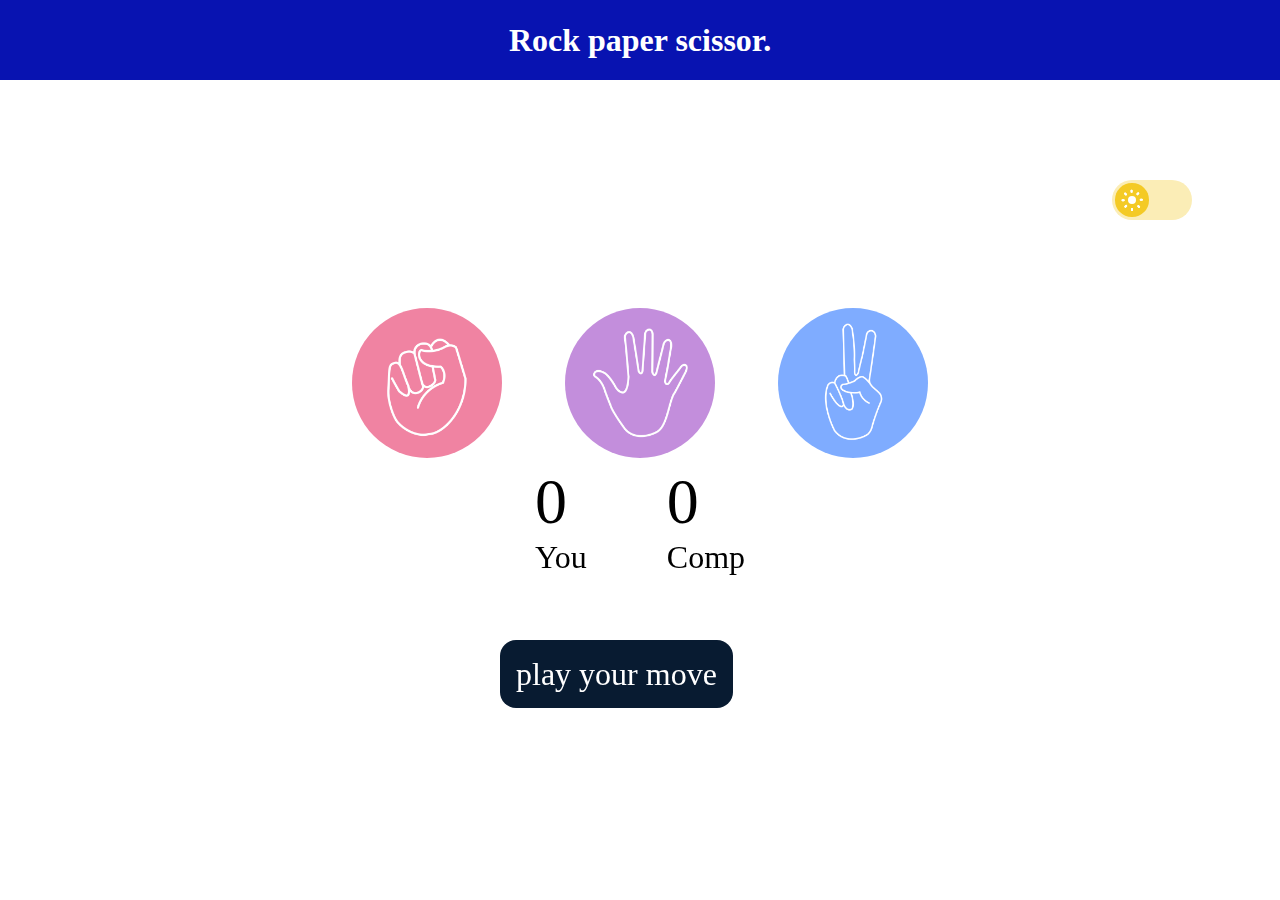
<file: index.html>
<!DOCTYPE html>
<html lang="en">
<head>
    <meta charset="UTF-8">
    <meta name="viewport" content="width=device-width, initial-scale=1.0">
    <title>Rock paper scissors</title>
    <link rel="stylesheet" href="rockpaper.css">

</head>
<body>
    <h1>Rock paper scissor.</h1>
    <div class="Dark-Mode">
        <label for="theme" class="theme">
            <span class="theme__toggle-wrap">
                <input id="theme" class="theme__toggle" type="checkbox" role="switch" name="theme" value="dark">
                <span class="theme__fill"></span>
                <span class="theme__icon">
                    <span class="theme__icon-part"></span>
                    <span class="theme__icon-part"></span>
                    <span class="theme__icon-part"></span>
                    <span class="theme__icon-part"></span>
                    <span class="theme__icon-part"></span>
                    <span class="theme__icon-part"></span>
                    <span class="theme__icon-part"></span>
                    <span class="theme__icon-part"></span>
                    <span class="theme__icon-part"></span>
                </span>
            </span>
        </label>
    </div>
    <div class="choices">
        <div id="rock" class="choice">
            <img src="rock.png" alt="image1">
        </div>
        <div id="paper" class="choice">
            <img src="paper.png" alt="image2">
        </div>
        <div id="scissors" class="choice">
            <img src="scissors.png" alt="image3">
        </div>
    </div>
    <div class="score-board">
        <div class="score">
            <p id="user-score">0</p>
            <p>You</p>
        </div>
        <div class="score">
            <p id="comp-score">0</p>
            <p>Comp</p>
        </div>
    </div>
    <div class="msg-conatainer">
        <p class="msg">play your move</p>
    </div>    <script src="rockpaper.js"></script>
</body>
</html>
</file>
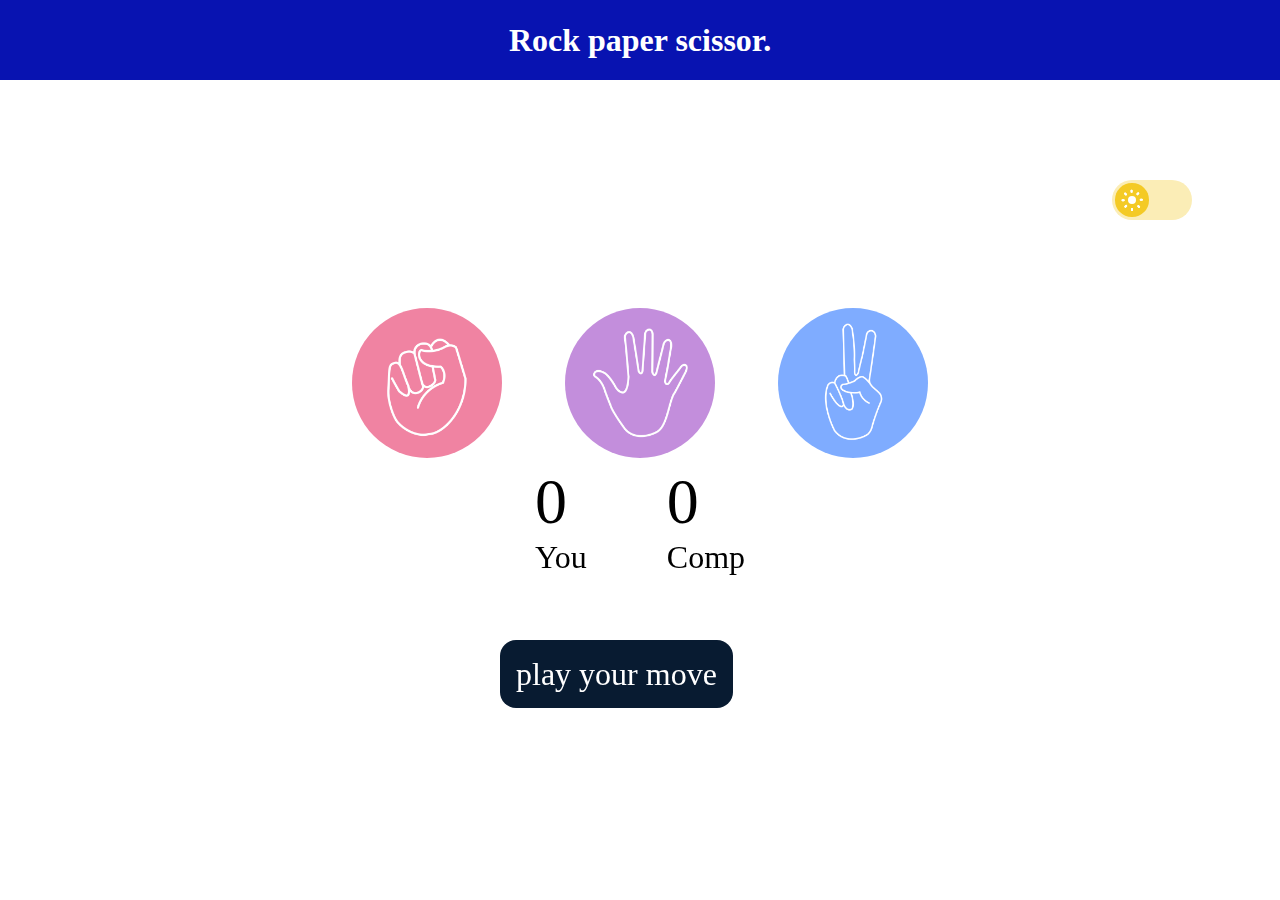
<file: rockpaper.html>
<!DOCTYPE html>
<html lang="en">
<head>
    <meta charset="UTF-8">
    <meta name="viewport" content="width=device-width, initial-scale=1.0">
    <title>Rock paper scissors</title>
    <link rel="stylesheet" href="rockpaper.css">

</head>
<body>
    <h1>Rock paper scissor.</h1>
    <div class="Dark-Mode">
        <label for="theme" class="theme">
            <span class="theme__toggle-wrap">
                <input id="theme" class="theme__toggle" type="checkbox" role="switch" name="theme" value="dark">
                <span class="theme__fill"></span>
                <span class="theme__icon">
                    <span class="theme__icon-part"></span>
                    <span class="theme__icon-part"></span>
                    <span class="theme__icon-part"></span>
                    <span class="theme__icon-part"></span>
                    <span class="theme__icon-part"></span>
                    <span class="theme__icon-part"></span>
                    <span class="theme__icon-part"></span>
                    <span class="theme__icon-part"></span>
                    <span class="theme__icon-part"></span>
                </span>
            </span>
        </label>
    </div>
    <div class="choices">
        <div id="rock" class="choice">
            <img src="rock.png" alt="image1">
        </div>
        <div id="paper" class="choice">
            <img src="paper.png" alt="image2">
        </div>
        <div id="scissors" class="choice">
            <img src="scissors.png" alt="image3">
        </div>
    </div>
    <div class="score-board">
        <div class="score">
            <p id="user-score">0</p>
            <p>You</p>
        </div>
        <div class="score">
            <p id="comp-score">0</p>
            <p>Comp</p>
        </div>
    </div>
    <div class="msg-conatainer">
        <p class="msg">play your move</p>
    </div>    <script src="rockpaper.js"></script>
</body>
</html>
</file>
<file: rockpaper.css>
*{
    margin: 0;
    padding: 0;
}
.Dark-Mode{
    margin-left: 1100px;
    margin-top: 100px;
}
/* Default */
.theme {
    display: flex;
    align-items: center;
    -webkit-tap-highlight-color: transparent;
  }
  
  .theme__fill,
  .theme__icon {
    transition: 0.3s;
  }
  
  .theme__fill {
    background-color: var(--bg);
    display: block;
    mix-blend-mode: difference;
    position: fixed;
    inset: 0;
    height: 100%;
    transform: translateX(-100%);
  }
  
  .theme__icon,
  .theme__toggle {
    z-index: 1;
  }
  
  .theme__icon,
  .theme__icon-part {
    position: absolute;
  }
  
  .theme__icon {
    display: block;
    top: 0.5em;
    left: 0.5em;
    width: 1.5em;
    height: 1.5em;
  }
  
  .theme__icon-part {
    border-radius: 50%;
    box-shadow: 0.4em -0.4em 0 0.5em hsl(0,0%,100%) inset;
    top: calc(50% - 0.5em);
    left: calc(50% - 0.5em);
    width: 1em;
    height: 1em;
    transition: box-shadow var(--transDur) ease-in-out,
          opacity var(--transDur) ease-in-out,
          transform var(--transDur) ease-in-out;
    transform: scale(0.5);
  }
  
  .theme__icon-part ~ .theme__icon-part {
    background-color: hsl(0,0%,100%);
    border-radius: 0.05em;
    top: 50%;
    left: calc(50% - 0.05em);
    transform: rotate(0deg) translateY(0.5em);
    transform-origin: 50% 0;
    width: 0.1em;
    height: 0.2em;
  }
  
  .theme__icon-part:nth-child(3) {
    transform: rotate(45deg) translateY(0.45em);
  }
  
  .theme__icon-part:nth-child(4) {
    transform: rotate(90deg) translateY(0.45em);
  }
  
  .theme__icon-part:nth-child(5) {
    transform: rotate(135deg) translateY(0.45em);
  }
  
  .theme__icon-part:nth-child(6) {
    transform: rotate(180deg) translateY(0.45em);
  }
  
  .theme__icon-part:nth-child(7) {
    transform: rotate(225deg) translateY(0.45em);
  }
  
  .theme__icon-part:nth-child(8) {
    transform: rotate(270deg) translateY(0.5em);
  }
  
  .theme__icon-part:nth-child(9) {
    transform: rotate(315deg) translateY(0.5em);
  }
  
  .theme__label,
  .theme__toggle,
  .theme__toggle-wrap {
    position: relative;
  }
  
  .theme__toggle,
  .theme__toggle:before {
    display: block;
  }
  
  .theme__toggle {
    background-color: hsl(48,90%,85%);
    border-radius: 25% / 50%;
    box-shadow: 0 0 0 0.125em var(--primaryT);
    padding: 0.25em;
    width: 6em;
    height: 3em;
    -webkit-appearance: none;
    appearance: none;
    transition: background-color var(--transDur) ease-in-out,
          box-shadow 0.15s ease-in-out,
          transform var(--transDur) ease-in-out;
  }
  
  .theme__toggle:before {
    background-color: hsl(48,90%,55%);
    border-radius: 50%;
    content: "";
    width: 2.5em;
    height: 2.5em;
    transition: 0.3s;
  }
  
  .theme__toggle:focus {
    box-shadow: 0 0 0 0.125em var(--primary);
    outline: transparent;
  }
  
  /* Checked */
  .theme__toggle:checked {
    background-color: hsl(198,90%,15%);
  }
  
  .theme__toggle:checked:before,
  .theme__toggle:checked ~ .theme__icon {
    transform: translateX(3em);
  }
  
  .theme__toggle:checked:before {
    background-color: hsl(198,90%,55%);
  }
  
  .theme__toggle:checked ~ .theme__fill {
    transform: translateX(0);
  }
  
  .theme__toggle:checked ~ .theme__icon .theme__icon-part:nth-child(1) {
    box-shadow: 0.2em -0.2em 0 0.2em hsl(0,0%,100%) inset;
    transform: scale(1);
    top: 0.2em;
    left: -0.2em;
  }
  
  .theme__toggle:checked ~ .theme__icon .theme__icon-part ~ .theme__icon-part {
    opacity: 0;
  }
  
  .theme__toggle:checked ~ .theme__icon .theme__icon-part:nth-child(2) {
    transform: rotate(45deg) translateY(0.8em);
  }
  
  .theme__toggle:checked ~ .theme__icon .theme__icon-part:nth-child(3) {
    transform: rotate(90deg) translateY(0.8em);
  }
  
  .theme__toggle:checked ~ .theme__icon .theme__icon-part:nth-child(4) {
    transform: rotate(135deg) translateY(0.8em);
  }
  
  .theme__toggle:checked ~ .theme__icon .theme__icon-part:nth-child(5) {
    transform: rotate(180deg) translateY(0.8em);
  }
  
  .theme__toggle:checked ~ .theme__icon .theme__icon-part:nth-child(6) {
    transform: rotate(225deg) translateY(0.8em);
  }
  
  .theme__toggle:checked ~ .theme__icon .theme__icon-part:nth-child(7) {
    transform: rotate(270deg) translateY(0.8em);
  }
  
  .theme__toggle:checked ~ .theme__icon .theme__icon-part:nth-child(8) {
    transform: rotate(315deg) translateY(0.8em);
  }
  
  .theme__toggle:checked ~ .theme__icon .theme__icon-part:nth-child(9) {
    transform: rotate(360deg) translateY(0.8em);
  }
  
  .theme__toggle-wrap {
    margin: 0 0.75em;
  }
  
  @supports selector(:focus-visible) {
    .theme__toggle:focus {
      box-shadow: 0 0 0 0.125em var(--primaryT);
    }
  
    .theme__toggle:focus-visible {
      box-shadow: 0 0 0 0.125em var(--primary);
    }
  }
h1{
    background-color: #0813b1;
    color: white;
    height: 5rem;
    text-align: center;
    line-height: 5rem;
}
.choice {
    height: 165px;
    width: 165px;
    display: flex;
    align-items: center;
    justify-content: center;
    border-radius: 50%;
}
.choice:hover{
  background-color: #081b31;
    cursor: pointer;
}
img{
    height: 150px;
    width: 150px;
    object-fit: cover;
    border-radius: 50%;
}
.choices {
    display: flex;
    justify-content: center;
    align-items: center;
    gap: 3rem;
    margin-top: 5rem;

}
.score-board {
    display: flex;
    justify-content: center;
    align-items: center;
    font-size: 2rem;
    gap: 5rem;
}
#user-score,#comp-score {
    font-size: 4rem;
}
.msg-conatainer {
    margin-top: 5rem;
    margin-left: 500px;
}
.msg {
    background-color: #081b31;
    color: white;
    font-size: 2rem;
    padding: 1rem;
    display: inline;
    border-radius: 1rem;
}
</file>
